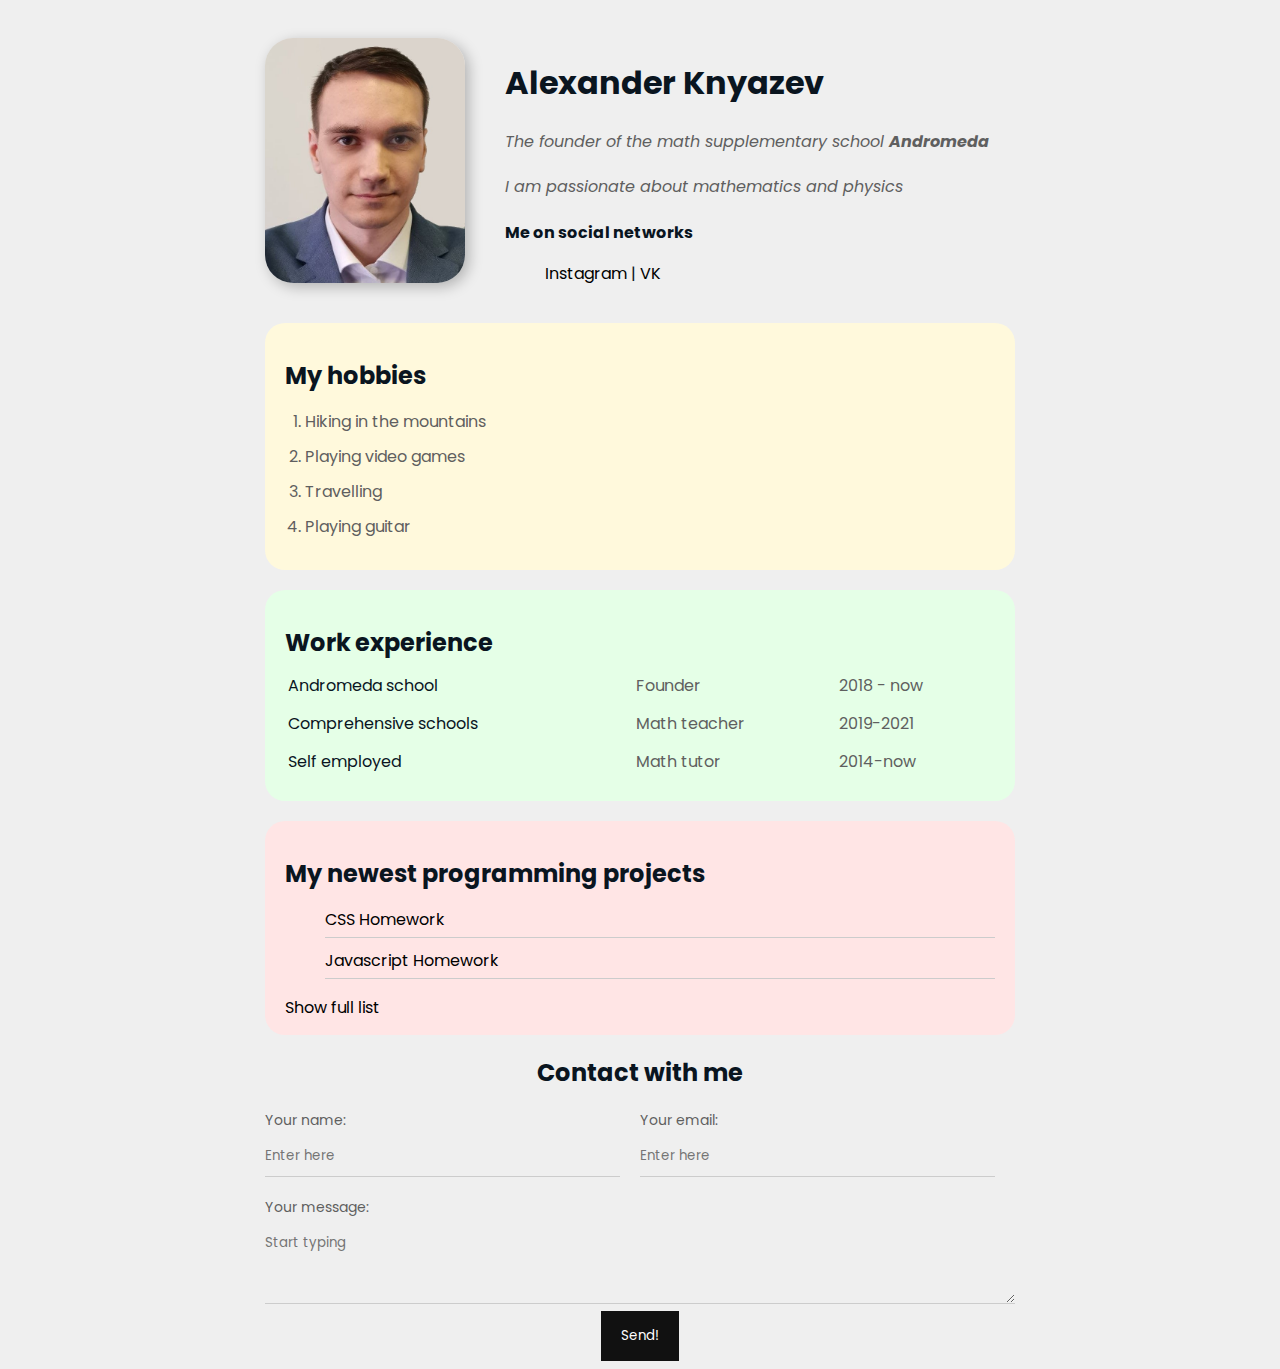
<file: index.html>
<!DOCTYPE html>
<html lang="en">
    <head>
        <meta charset="UTF-8">
        <title>Grentank's info</title>
        <link rel="stylesheet" href="styles.css">
    </head>
    <body>
    
    <div class="container">
    
      <div class="intro">
        <img src="avatar.jpg" class="avatar" alt="Personal photo">
          <div class="intro-text">
            <h1>Alexander Knyazev</h1>
            <p><em>The founder of the math supplementary school <strong>Andromeda</strong></em></p>
            <p>I am passionate about mathematics and physics</p>

            <h4>Me on social networks</h4>
            <ul>
                <a href="https://www.instagram.com/grentank/" target="_blank">Instagram</a>
                | <a href="https://vk.com/id300683913/" target="_blank">VK</a>
            </ul>
          </div>
      </div>

        <div class="card bg-yellow">
            <h2>My hobbies</h2>
            <ol class="list">
                <li>Hiking in the mountains</li>
                <li>Playing video games</li>
                <li>Travelling</li>
                <li>Playing guitar</li>
            </ol>
        </div>


        <div class="card bg-green">
            <h2>Work experience</h2>

            <table class="table">
                <tr>
                    <td>Andromeda school</td>
                    <td>Founder</td>
                    <td>2018 - now</td>
                </tr>
                <tr>
                    <td>Comprehensive schools</td>
                    <td>Math teacher</td>
                    <td>2019-2021</td>
                </tr>
                <tr>
                    <td>Self employed</td>
                    <td>Math tutor</td>
                    <td>2014-now</td>
                </tr>
            </table>
        </div>

        <div class="card bg-red">
            <h2>My newest programming projects</h2>
            <ul class="link-list">
                <li><a href="css_hw.html">CSS Homework</a></li>
                <li><a href="js_hw.html">Javascript Homework</a></li>
            </ul>
            <a href="projects.html">Show full list</a>
        </div>



        <div class="contact">
            <h2>Contact with me</h2>

            <form action="/">
                <div class="row">
                    <div class="form-group">
                        <label for="name">Your name:</label>
                        <input type="text" id="name" placeholder="Enter here">
                    </div>
                    <div class="form-group">
                        <label for="email">Your email:</label>
                        <input type="email" id="email" placeholder="Enter here">
                    </div>
                </div>
                <div class="form-group">
                    <label for="message">Your message:</label>
                    <textarea id="message" rows="3" cols="20" placeholder="Start typing"></textarea>
                </div>
                <div class="submit-button">
                    <input type="submit" value="Send!" class="btn">
                </div>
            </form>
        </div>
    </div>

    </body>
</html>
</file>
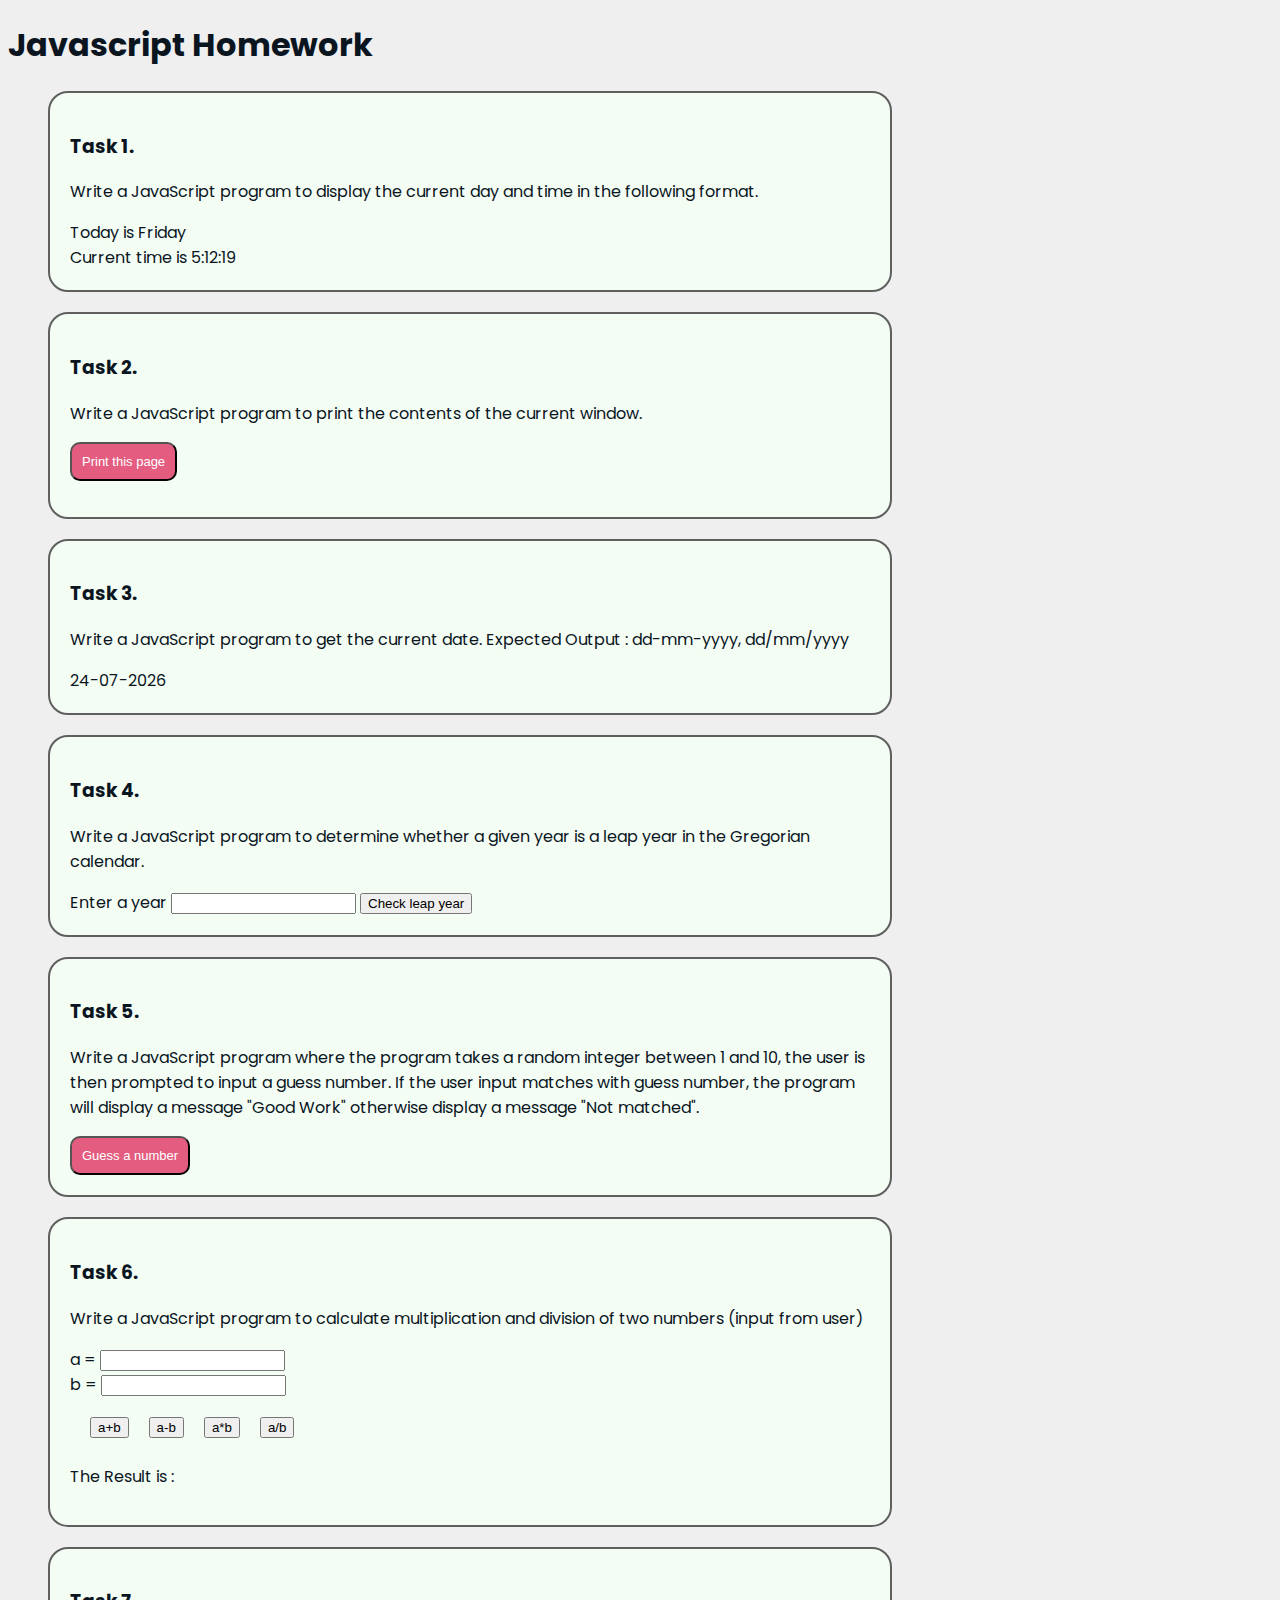
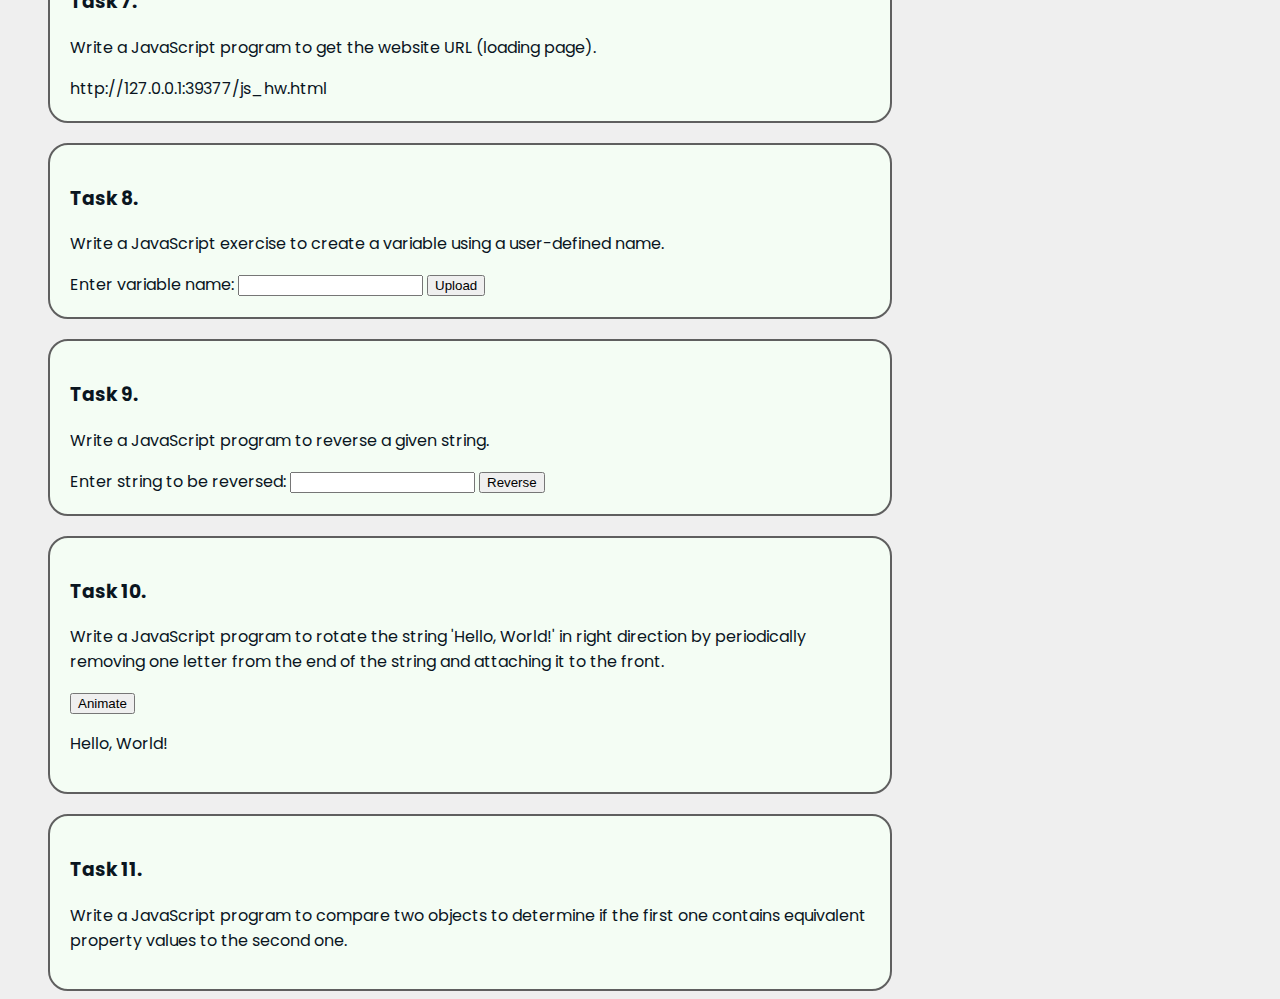
<file: js_hw.html>
<!DOCTYPE html>
<html lang="en">
<head>
    <meta charset="UTF-8">
    <title>Javascript Homework</title>
    <link rel="stylesheet" href="hwstyles.css">
</head>
<body>

<h1>Javascript Homework</h1>

<div class="task-card">
    <h3>Task 1.</h3>

    <p>Write a JavaScript program to display the current day and time in the following format.</p>

    <span id="task1Date"></span>

    <br>

    <span id="task1Time"></span>

</div>

<div class="task-card">
    <h3>Task 2.</h3>

    <p>Write a JavaScript program to print the contents of the current window. </p>

    <p><input type="button" value="Print this page" id="print-button" onclick="printThisPage()" class="btn"></p>
</div>

<div class="task-card">
    <h3>Task 3.</h3>

    <p>Write a JavaScript program to get the current date. Expected Output : dd-mm-yyyy, dd/mm/yyyy</p>

    <span id="task3Date"></span>

</div>

<div class="task-card">
    <h3>Task 4.</h3>

    <p>Write a JavaScript program to determine whether a given year is a leap year in the Gregorian calendar.</p>

    <form>
        <label for="task4Year">Enter a year</label>
        <input type="text" id="task4Year">
        <input type="button" value="Check leap year" onclick="task4Res()">
    </form>

    <span id="task4Result"></span>

</div>


<div class="task-card">
    <h3>Task 5.</h3>

    <p>Write a JavaScript program where the program takes a random integer between 1 and 10, the user is then prompted to input a guess number. If the user input matches with guess number, the program will display a message "Good Work" otherwise display a message "Not matched".</p>

    <input type="button" value="Guess a number" class="btn" onclick="guessTheNumber()">
</div>


<div class="task-card">
    <h3>Task 6.</h3>

    <p>Write a JavaScript program to calculate multiplication and division of two numbers (input from user)</p>

    <form>
        <div class="form-group">
            <label for="aNumber">a = </label>
            <input type="text" id="aNumber">
        </div>
        <div class="form-group">
            <label for="bNumber">b = </label>
            <input type="text" id="bNumber">
        </div>
        <div class="row">
            <input type="button" value="a+b" onclick="addNumbers()">
            <input type="button" value="a-b" onclick="subtractNumbers()">
            <input type="button" value="a*b" onclick="multiplyNumbers()">
            <input type="button" value="a/b" onclick="divideNumbers()">
        </div>
        <p>The Result is :</p> <span id="result"></span>
    </form>
    
</div>


<div class="task-card">
    <h3>Task 7.</h3>

    <p>Write a JavaScript program to get the website URL (loading page).</p>

    <span id="theURL"></span>

</div>


<div class="task-card">
    <h3>Task 8.</h3>

    <p>Write a JavaScript exercise to create a variable using a user-defined name. </p>

    <form>
        <label for="task8Name">Enter variable name: </label>
        <input type="text" id="task8Name">
        <input type="button" value="Upload" onclick="createVariableByName()">
    </form>

    <span id="task8Msg"></span>

</div>


<div class="task-card">
    <h3>Task 9.</h3>

    <p>Write a JavaScript program to reverse a given string. </p>

    <form>
        <label for="task9String">Enter string to be reversed: </label>
        <input type="text" id="task9String">
        <input type="button" value="Reverse" onclick="stringReverser()">
    </form>

    <span id="task9Reversed"></span>

</div>


<div class="task-card">
    <h3>Task 10.</h3>

    <p>Write a JavaScript program to rotate the string 'Hello, World!' in right direction by periodically removing one letter from the end of the string and attaching it to the front. </p>

    <input type="button" value="Animate" onclick="animateString('task10Target')">

    <p id="task10Target">Hello, World! </p>

</div>

<div class="task-card">
    <h3>Task 11.</h3>

    <p>Write a JavaScript program to compare two objects to determine if the first one contains equivalent property values to the second one.</p>


</div>

<script src="app.js"></script>
</body>
</html>
</file>
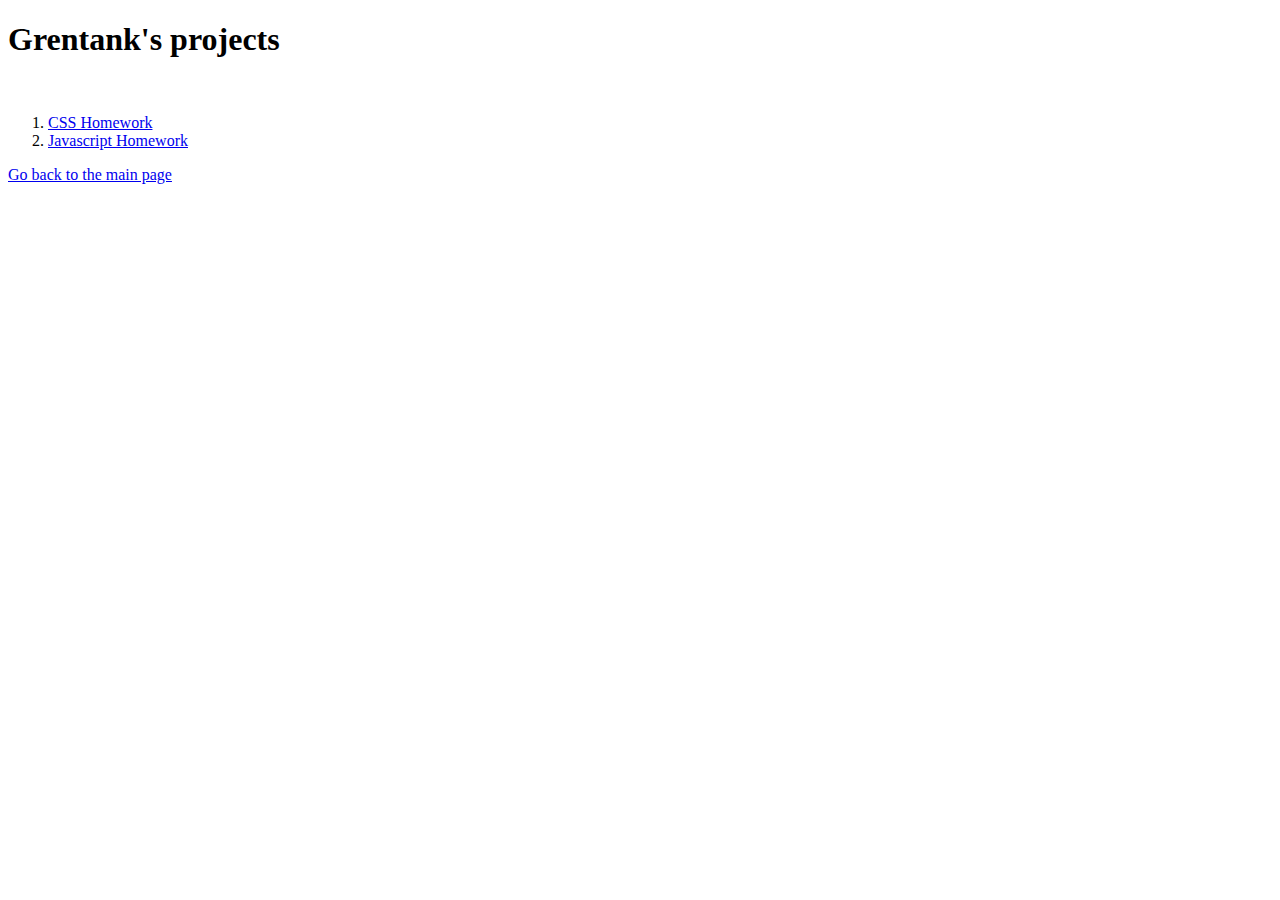
<file: projects.html>
<!DOCTYPE html>
<html lang="en">
<head>
    <meta charset="UTF-8">
    <title>Grentank's projects</title>
</head>
<body>
    <h1>Grentank's projects</h1>

    <br>

    <ol>
        <li><a href="css_hw.html">CSS Homework</a></li>
        <li><a href="js_hw.html">Javascript Homework</a></li>
    </ol>

    <a href="index.html">Go back to the main page</a>
</body>
</html>
</file>
<file: styles.css>
@import url('https://fonts.googleapis.com/css2?family=Poppins&display=swap');

body {
    background: #efefef;
    color: #0a151f;
    font-size: 16px;
    font-weight: normal;
    font-family: 'Poppins', sans-serif;
    /*font: 16px normal 'Poppins', sans-serif;*/
}

.avatar {
    width: 200px;
    border-radius: 28px;
    box-shadow: 4px 4px 14px rgba(0,0,0,0.25);
    margin-bottom: 20px;
}

.intro {
    display: flex;
    margin-bottom: 20px;
}

@media (max-width: 700px) {
    .intro {
        text-align: center;
        display: block;
    }
}

.intro-text {
    margin-left: 40px;
}

.intro-text h4 {
    margin-bottom: 10px;
}

.intro p {
    color: #5f5f5f;
    font-style: italic;
    text-decoration: none;
    margin-bottom: 20px;
    /*letter-spacing: 5px;*/
    /*word-spacing: 42px;*/
}

/*Box Model*/
.container {
    max-width: 750px;
    margin: auto;
    padding-top:30px
}

a {
    color: black;
    text-decoration: none;
}

a:hover {
    text-decoration: underline;
}

a:active {
    color: blue;
}

a:visited {
    color: grey;
}

.bg-yellow {
    background: #fff9dc;
}

.bg-green {
    background: #e5ffe7;
}

.bg-red{
    background: #ffe5e5;
}

.card {
    padding: 15px 20px;
    margin-bottom: 20px;
    border-radius: 20px;
}

.card h2{
    margin-bottom: 10px;
}
.list {
    padding: 0 20px;
}

.list li {
    color: #5f5f5f;
    margin-bottom: 10px;
}

.table {
    width: 100%;
}

.table td {
    padding-bottom: 10px;
}

.table td:nth-child(2),
.table td:nth-child(3) {
    color: #5f5f5f;
}

.link-list {
    list-style: none;
}

.link-list li {
    margin-bottom: 10px;
    padding-bottom: 5px;
    border-bottom: 1px solid #ccc;
}

.form-group label{
    display: block;
    font-size: 14px;
    color: #5f5f5f;
}

.form-group input,
.form-group textarea{
    width: 100%;
    box-sizing: border-box;
    border: none;
    background: transparent;
    border-bottom: 1px solid #ccc;
    color: #000;
    padding: 15px 0 10px;
    outline: none;
    font-family: inherit;
}

.row {
    display: flex;
    margin-bottom: 20px;
}

.row > .form-group {
    width: 50%;
    margin-right: 20px;
}

.contact h2{
    text-align: center;
}

.btn {
    background: #111;
    padding: 15px 20px;
    color: white;
    border: none;
    font-family: inherit;
    cursor: pointer;
}

.submit-button {
    text-align: center;
}

.btn:hover {
    opacity: .9;
}

/*.social {
    background: aquamarine;
    padding: 15px;
    border: 5px solid darkslateblue;
}*/



/*.box-model > div {
    float: left;
    background: cornflowerblue;
    height: 200px;
    width: 25%;
    border: 4px solid indigo;
    box-sizing: border-box;
}*/
</file>
<file: hwstyles.css>
@import url('https://fonts.googleapis.com/css2?family=Poppins&display=swap');

body {
    background: #efefef;
    color: #0a151f;
    font-size: 16px;
    font-weight: normal;
    font-family: 'Poppins', sans-serif;
    /*font: 16px normal 'Poppins', sans-serif;*/
}

.return {
    position: fixed;
    right: 20px;
    top: 50px;
    padding: 20px;
    background-color: #efefef;
    border-radius: 10px;
    border: 1px solid rgba(0,0,0,.125);
    opacity: 80%;
}

.return a {
    text-decoration: none;
    color: black;
}

/*************************************************************/

.task1-link {
    color: black;
    text-decoration: none;
}

.task1-link:hover {
    text-decoration: underline;
    color: indigo;
    background: aquamarine;
}

.task1-link:active {
    color: blue;
}

.task1-link:visited {
    color: grey;
}

/*************************************************************************************/

.task-card {
    border-radius: 20px;
    background-color: #f4fdf4;
    padding: 20px;
    margin-left: 40px;
    margin-right:40px;
    margin-top: 20px;
    width: 800px;
    border: 2px solid #5f5f5f;
}

.card h3 {
    text-decoration: dotted;
}

.flag {
    background: white;
    height: 400px;
    width: 600px;
    display: flex;
    justify-content: center;
    align-items: center;
    border: 2px solid black;
}

.circle {
    background: red;
    height: 240px;
    width: 240px;
    border-radius: 50%;
}

/****************************************************************************/

.list-group {
    list-style: none;
    border-radius: 10px;
    border: 1px solid rgba(0,0,0,.125);
    padding: 0;
    width: 300px;
}

.list-group-item  {
    padding: 10px;
    border: 0;
    border-radius: 0;
    border-top: 1px solid rgba(0,0,0,.125);
}

.list-group-item:nth-child(1)  {
     padding: 10px;
     border: 0;
     border-radius: 0;
}

.list-group-item:hover {
    background-color: #0d6efd;
}

.list-group-item:hover:nth-child(1) {
    background-color: #0d6efd;
    border-top-left-radius: 10px;
    border-top-right-radius: 10px;
}

.list-group-item:hover:last-child {
    background-color: #0d6efd;
    border-bottom-left-radius: 10px;
    border-bottom-right-radius: 10px;
}

.list-group-item  a {
    text-decoration: none;
    color: black;
}

.list-group-item:hover  a {
    color: white;
}

/******************************************************/

.card {
    width: 350px;
    border: 1px solid rgba(0,0,0,0.25);
    border-radius: 10px;
    background-color: white;
}

.card-title {
    font-size: larger;
    margin: 0;
}

.card-body {
    margin: 20px;
    font-family: inherit;
}

.card-text {
    margin-top: 10px;
    margin-bottom: 20px;
}

.btn {
    background-color: #e45d80;
    padding: 10px;
    border-radius: 10px;
    text-decoration: none;
    color: white;
    font-size: small;
}

.card-img-top {
    width: 350px;
    border-top-left-radius: 10px;
    border-top-right-radius: 10px;
}

/**********************************************************/

.row {
    display: flex;
    margin: 10px;
}

.row > input {
    margin: 10px;
}
</file>
